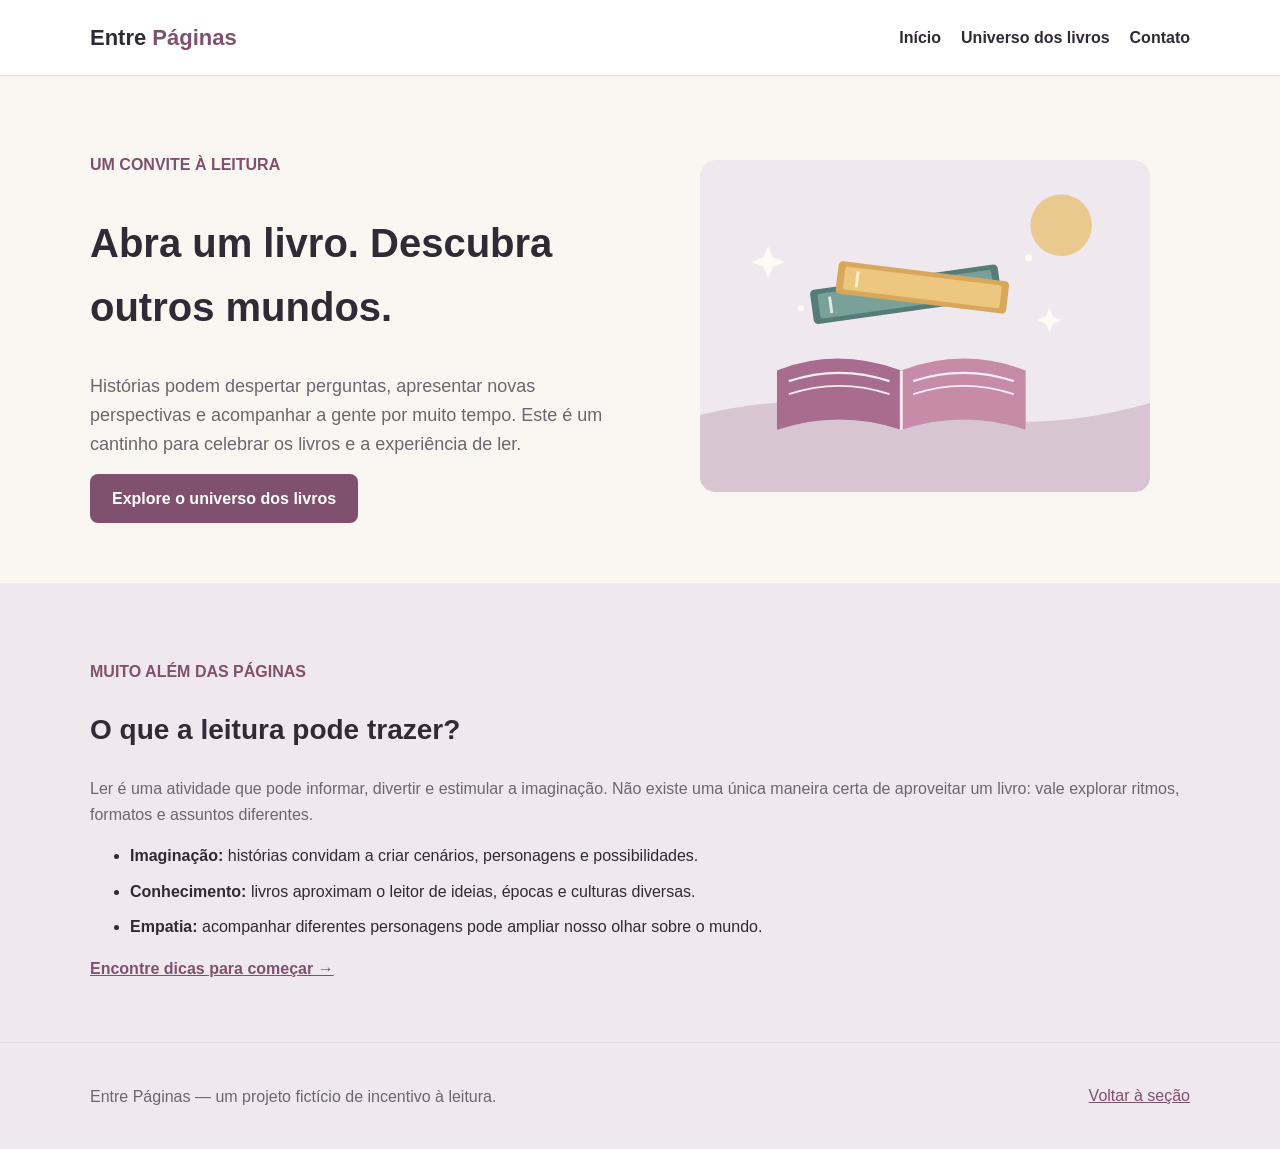
<file: livros site/index.html>
<!DOCTYPE html>
<html lang="pt-BR">
<head>
  <meta charset="UTF-8">
  <meta name="viewport" content="width=device-width, initial-scale=1.0">
  <title>Entre Páginas | Início</title>
  <link rel="stylesheet" href="style.css">
</head>
<body>
  <header class="site-header">
    <div class="container header-inner">
      <a class="brand" href="index.html">Entre <span>Páginas</span></a>
      <nav aria-label="Navegação principal">
        <ul class="nav-list">
          <li><a aria-current="page" href="index.html">Início</a></li>
          <li><a href="about.html">Universo dos livros</a></li>
          <li><a href="contact.html">Contato</a></li>
        </ul>
      </nav>
    </div>
  </header>

  <main>
    <section class="hero container" id="inicio">
      <div class="hero-copy">
        <p class="eyebrow">Um convite à leitura</p>
        <h1>Abra um livro. Descubra outros mundos.</h1>
        <p class="lead">Histórias podem despertar perguntas, apresentar novas perspectivas e acompanhar a gente por muito tempo. Este é um cantinho para celebrar os livros e a experiência de ler.</p>
        <a class="button-link" href="about.html">Explore o universo dos livros</a>
      </div>
      <figure class="hero-art">
        <img src="images/livros-abertos.svg" alt="Ilustração de livros coloridos empilhados">
      </figure>
    </section>

    <section class="intro-section" id="beneficios">
      <div class="container">
        <p class="eyebrow">Muito além das páginas</p>
        <h2>O que a leitura pode trazer?</h2>
        <p class="section-intro">Ler é uma atividade que pode informar, divertir e estimular a imaginação. Não existe uma única maneira certa de aproveitar um livro: vale explorar ritmos, formatos e assuntos diferentes.</p>
        <ul class="feature-list">
          <li><strong>Imaginação:</strong> histórias convidam a criar cenários, personagens e possibilidades.</li>
          <li><strong>Conhecimento:</strong> livros aproximam o leitor de ideias, épocas e culturas diversas.</li>
          <li><strong>Empatia:</strong> acompanhar diferentes personagens pode ampliar nosso olhar sobre o mundo.</li>
        </ul>
        <a class="text-link" href="about.html#comecar">Encontre dicas para começar →</a>
      </div>
    </section>
  </main>

  <footer class="site-footer">
    <div class="container footer-inner">
      <p>Entre Páginas — um projeto fictício de incentivo à leitura.</p>
      <a href="#beneficios">Voltar à seção</a>
    </div>
  </footer>
</body>
</html>
</file>
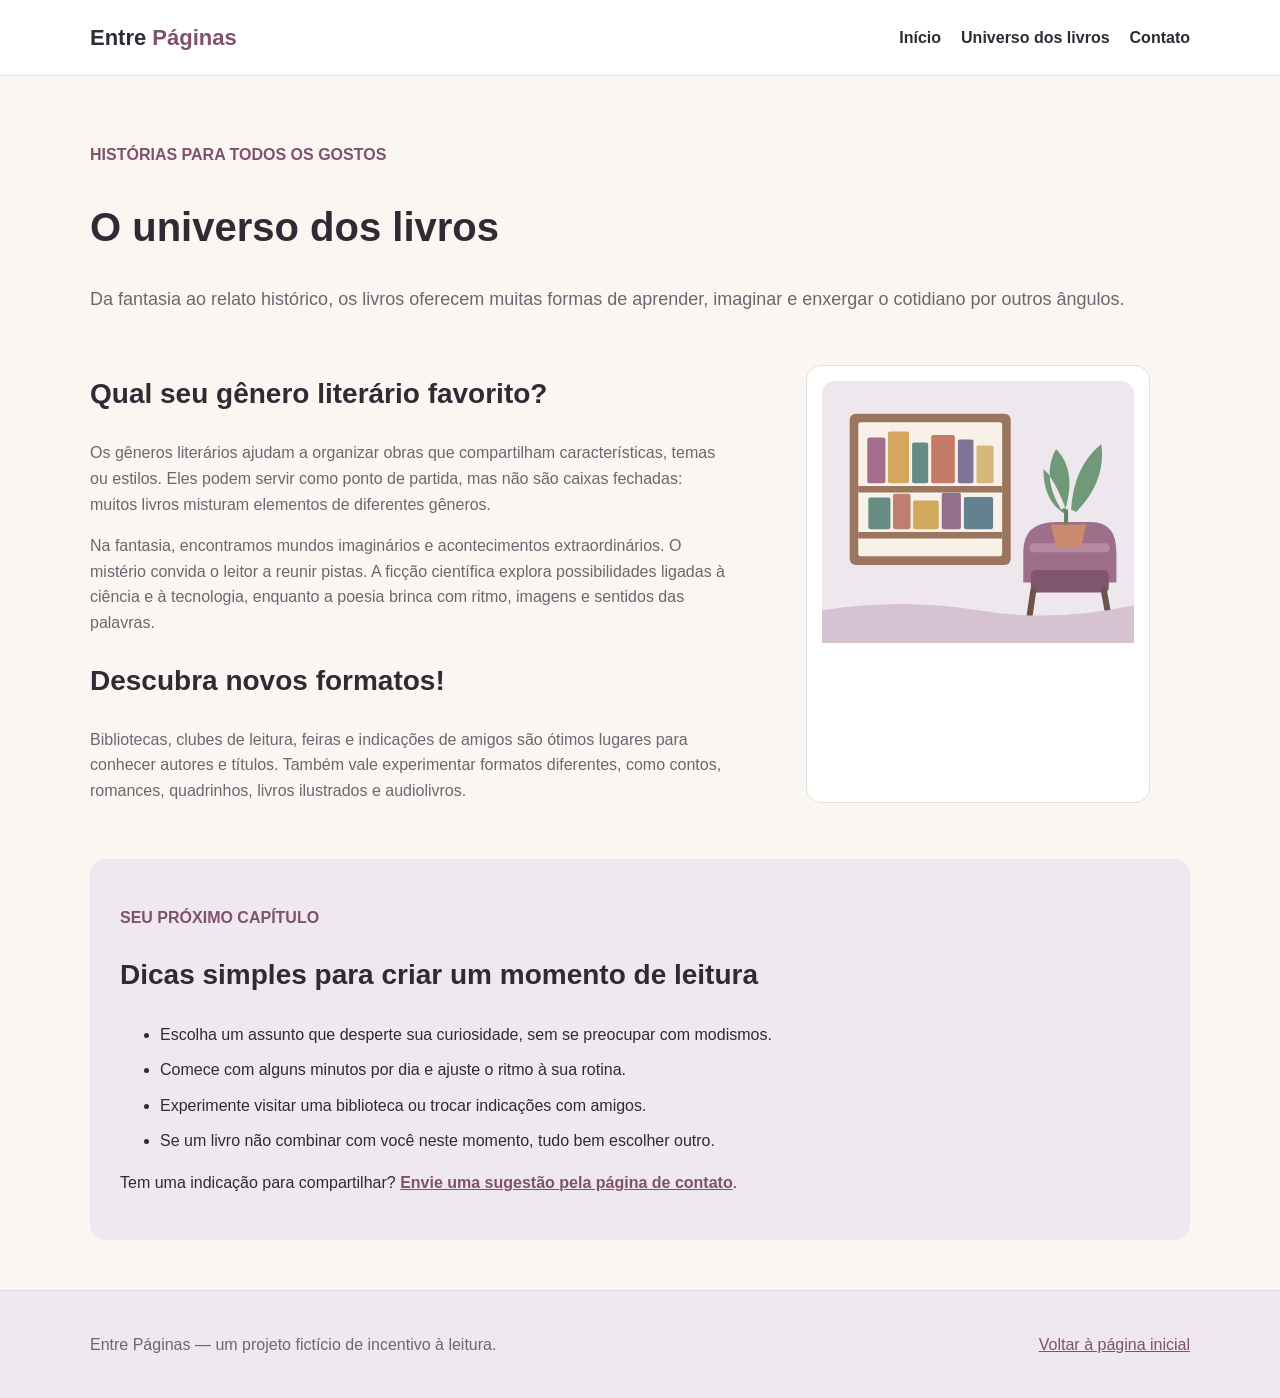
<file: livros site/about.html>
<!DOCTYPE html>
<html lang="pt-BR">
<head>
  <meta charset="UTF-8">
  <meta name="viewport" content="width=device-width, initial-scale=1.0">
  <meta name="description" content="Conheça diferentes gêneros literários e descubra maneiras de criar seu próprio hábito de leitura.">
  <title>Entre Páginas | O universo dos livros</title>
  <link rel="stylesheet" href="style.css">
</head>
<body>
  <header class="site-header">
    <div class="container header-inner">
      <a class="brand" href="index.html">Entre <span>Páginas</span></a>
      <nav aria-label="Navegação principal">
        <ul class="nav-list">
          <li><a href="index.html">Início</a></li>
          <li><a aria-current="page" href="about.html">Universo dos livros</a></li>
          <li><a href="contact.html">Contato</a></li>
        </ul>
      </nav>
    </div>
  </header>

  <main class="container page-content">
    <header class="page-heading">
      <p class="eyebrow">Histórias para todos os gostos</p>
      <h1>O universo dos livros</h1>
      <p class="lead">Da fantasia ao relato histórico, os livros oferecem muitas formas de aprender, imaginar e enxergar o cotidiano por outros ângulos.</p>
    </header>

    <article class="content-grid">
      <div>
        <h2>Qual seu gênero literário favorito?</h2>
        <p>Os gêneros literários ajudam a organizar obras que compartilham características, temas ou estilos. Eles podem servir como ponto de partida, mas não são caixas fechadas: muitos livros misturam elementos de diferentes gêneros.</p>
        <p>Na fantasia, encontramos mundos imaginários e acontecimentos extraordinários. O mistério convida o leitor a reunir pistas. A ficção científica explora possibilidades ligadas à ciência e à tecnologia, enquanto a poesia brinca com ritmo, imagens e sentidos das palavras.</p>
        <h2>Descubra novos formatos!</h2>
        <p>Bibliotecas, clubes de leitura, feiras e indicações de amigos são ótimos lugares para conhecer autores e títulos. Também vale experimentar formatos diferentes, como contos, romances, quadrinhos, livros ilustrados e audiolivros.</p>
      </div>
      <figure class="side-art">
        <img src="images/estante-leitura.svg" alt="Ilustração de uma estante com livros">
      </figure>
    </article>

    <section class="action-panel" id="comecar">
      <p class="eyebrow">Seu próximo capítulo</p>
      <h2>Dicas simples para criar um momento de leitura</h2>
      <ul class="action-list">
        <li>Escolha um assunto que desperte sua curiosidade, sem se preocupar com modismos.</li>
        <li>Comece com alguns minutos por dia e ajuste o ritmo à sua rotina.</li>
        <li>Experimente visitar uma biblioteca ou trocar indicações com amigos.</li>
        <li>Se um livro não combinar com você neste momento, tudo bem escolher outro.</li>
      </ul>
      <p>Tem uma indicação para compartilhar? <a class="text-link" href="contact.html">Envie uma sugestão pela página de contato</a>.</p>
    </section>
  </main>

  <footer class="site-footer">
    <div class="container footer-inner">
      <p>Entre Páginas — um projeto fictício de incentivo à leitura.</p>
      <a href="index.html">Voltar à página inicial</a>
    </div>
  </footer>
</body>
</html>
</file>
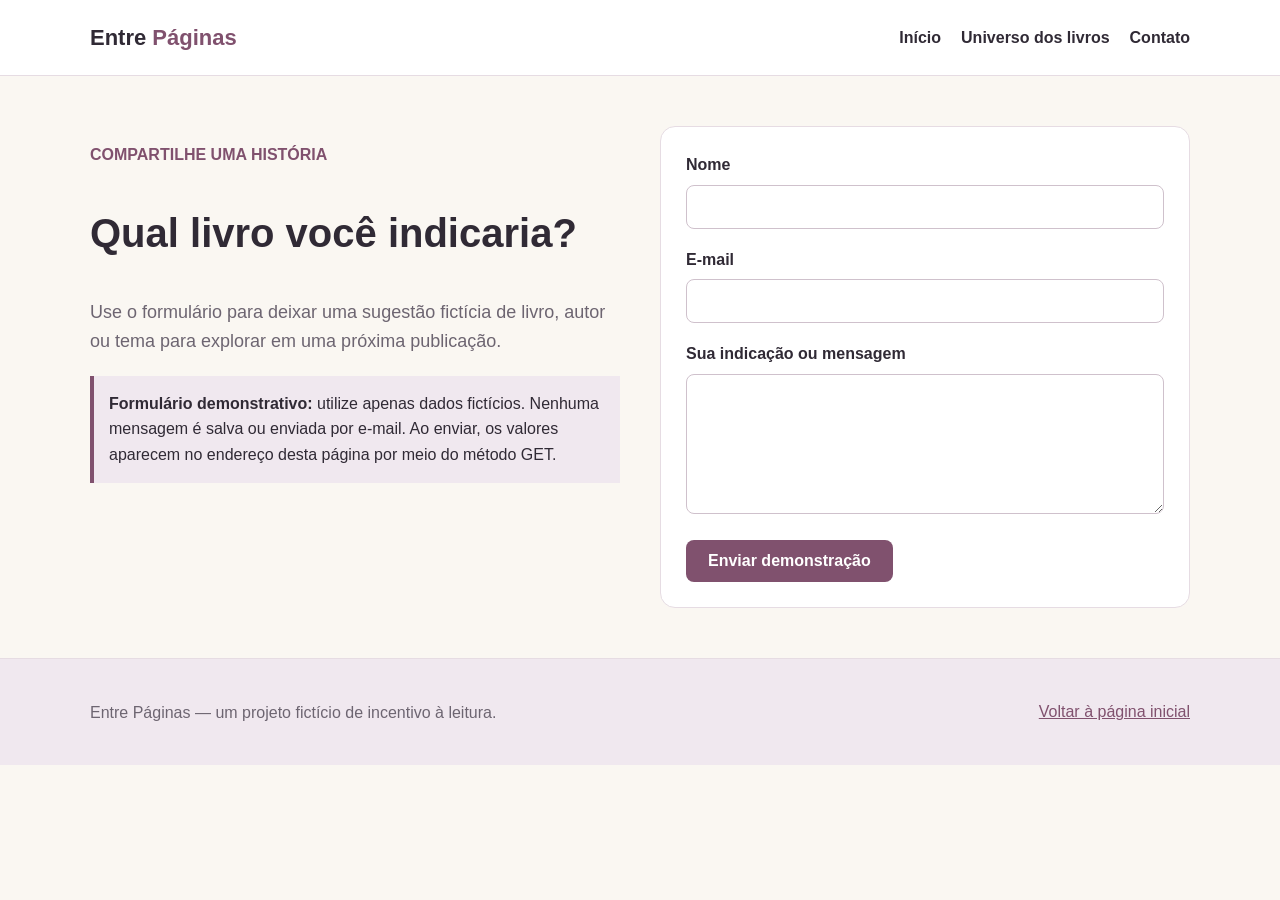
<file: livros site/contact.html>
<!DOCTYPE html>
<html lang="pt-BR">
<head>
  <meta charset="UTF-8">
  <meta name="viewport" content="width=device-width, initial-scale=1.0">
  <meta name="description" content="Compartilhe uma sugestão de leitura com o projeto Entre Páginas.">
  <title>Entre Páginas | Contato</title>
  <link rel="stylesheet" href="style.css">
</head>
<body>
  <header class="site-header">
    <div class="container header-inner">
      <a class="brand" href="index.html">Entre <span>Páginas</span></a>
      <nav aria-label="Navegação principal">
        <ul class="nav-list">
          <li><a href="index.html">Início</a></li>
          <li><a href="about.html">Universo dos livros</a></li>
          <li><a aria-current="page" href="contact.html">Contato</a></li>
        </ul>
      </nav>
    </div>
  </header>

  <main class="container page-content contact-layout">
    <section class="contact-intro">
      <p class="eyebrow">Compartilhe uma história</p>
      <h1>Qual livro você indicaria?</h1>
      <p class="lead">Use o formulário para deixar uma sugestão fictícia de livro, autor ou tema para explorar em uma próxima publicação.</p>
      <div class="notice" role="note">
        <strong>Formulário demonstrativo:</strong> utilize apenas dados fictícios. Nenhuma mensagem é salva ou enviada por e-mail. Ao enviar, os valores aparecem no endereço desta página por meio do método GET.
      </div>
    </section>

    <form class="contact-form" action="contact.html" method="get">
      <div class="form-field">
        <label for="nome">Nome</label>
        <input type="text" id="nome" name="nome" autocomplete="name" required>
      </div>
      <div class="form-field">
        <label for="email">E-mail</label>
        <input type="email" id="email" name="email" autocomplete="email" required>
      </div>
      <div class="form-field">
        <label for="mensagem">Sua indicação ou mensagem</label>
        <textarea id="mensagem" name="mensagem" rows="6" required></textarea>
      </div>
      <button type="submit">Enviar demonstração</button>
    </form>
  </main>

  <footer class="site-footer">
    <div class="container footer-inner">
      <p>Entre Páginas — um projeto fictício de incentivo à leitura.</p>
      <a href="index.html">Voltar à página inicial</a>
    </div>
  </footer>
</body>
</html>
</file>
<file: livros site/style.css>
/* Configurações gerais */
* {
  box-sizing: border-box;
}

body {
  margin: 0;
  background-color: #faf7f2;
  color: #302a35;
  font-family: Arial, sans-serif;
  font-size: 16px;
  line-height: 1.6;
}

img {
  max-width: 100%;
  height: auto;
}

a {
  color: #80516e;
}

a:hover {
  color: #603b53;
}

.container {
  width: 90%;
  max-width: 1100px;
  margin: auto;
}

/* Cabeçalho */
.site-header {
  background-color: #ffffff;
  border-bottom: 1px solid #e6dce3;
}

.header-inner {
  display: flex;
  justify-content: space-between;
  align-items: center;
  padding: 20px 0;
}

.brand {
  color: #302a35;
  font-size: 22px;
  font-weight: bold;
  text-decoration: none;
}

.brand span {
  color: #80516e;
}

.nav-list {
  display: flex;
  gap: 20px;
  padding: 0;
  margin: 0;
  list-style: none;
}

.nav-list a {
  color: #302a35;
  text-decoration: none;
  font-weight: bold;
}

.nav-list a:hover {
  color: #80516e;
}

/* Títulos e textos */
h1, h2, h3 {
  color: #302a35;
}

h1 {
  font-size: 40px;
}

h2 {
  font-size: 28px;
}

p {
  margin-bottom: 15px;
}

.eyebrow {
  color: #80516e;
  font-weight: bold;
  text-transform: uppercase;
}

.lead {
  color: #6d6571;
  font-size: 18px;
}

/* Página inicial */

#inicio {
  padding-top: 60px;
}

.hero {
  display: grid;
  grid-template-columns: 1fr 1fr;
  align-items: center;
  gap: 40px;
  padding: 60px 0;
}

.hero-art img {
  width: 100%;
  border-radius: 15px;
}

.button-link,
button {
  display: inline-block;
  padding: 12px 22px;
  border: none;
  border-radius: 8px;
  background-color: #80516e;
  color: white;
  font-size: 16px;
  font-weight: bold;
  text-decoration: none;
  cursor: pointer;
}

.button-link:hover,
button:hover {
  background-color: #603b53;
  color: white;
}

.intro-section {
  padding: 60px 0;
  background-color: #f0e8ef;
}

.section-intro {
  color: #6d6571;
}

.feature-list li,
.action-list li {
  margin-bottom: 10px;
}

.text-link {
  font-weight: bold;
}

/* Outras páginas */
.page-content {
  padding: 50px 0;
}

.page-heading {
  margin-bottom: 35px;
}

.content-grid {
  display: grid;
  grid-template-columns: 1.2fr 0.8fr;
  gap: 40px;
}

.content-grid p {
  color: #6d6571;
}

.side-art {
  padding: 15px;
  background-color: white;
  border: 1px solid #e6dce3;
  border-radius: 15px;
}

.side-art img {
  width: 100%;
}

.action-panel {
  margin-top: 40px;
  padding: 30px;
  background-color: #f0e8ef;
  border-radius: 15px;
}

/* Formulário */
.contact-layout {
  display: grid;
  grid-template-columns: 1fr 1fr;
  gap: 40px;
}

.contact-form {
  padding: 25px;
  background-color: white;
  border: 1px solid #e6dce3;
  border-radius: 15px;
}

.notice {
  margin-top: 20px;
  padding: 15px;
  background-color: #f0e8ef;
  border-left: 4px solid #80516e;
}

.form-field {
  margin-bottom: 18px;
}

label {
  display: block;
  margin-bottom: 7px;
  font-weight: bold;
}

input,
textarea {
  width: 100%;
  padding: 12px;
  border: 1px solid #cfc1cc;
  border-radius: 8px;
  font-size: 16px;
}

textarea {
  resize: vertical;
}

/* Rodapé */
.site-footer {
  padding: 25px 0;
  background-color: #f0e8ef;
  border-top: 1px solid #e6dce3;
}

.footer-inner {
  display: flex;
  justify-content: space-between;
  align-items: center;
  gap: 15px;
}

.footer-inner p {
  color: #6d6571;
}

/* Adaptação para celulares */
@media (max-width: 700px) {
  .header-inner {
    flex-direction: column;
    gap: 15px;
  }

  .nav-list {
    flex-wrap: wrap;
    justify-content: center;
  }

  .hero,
  .content-grid,
  .contact-layout {
    grid-template-columns: 1fr;
  }

  .hero {
    padding: 40px 0;
  }

  h1 {
    font-size: 32px;
  }

  .footer-inner {
    flex-direction: column;
    text-align: center;
  }
}
</file>
